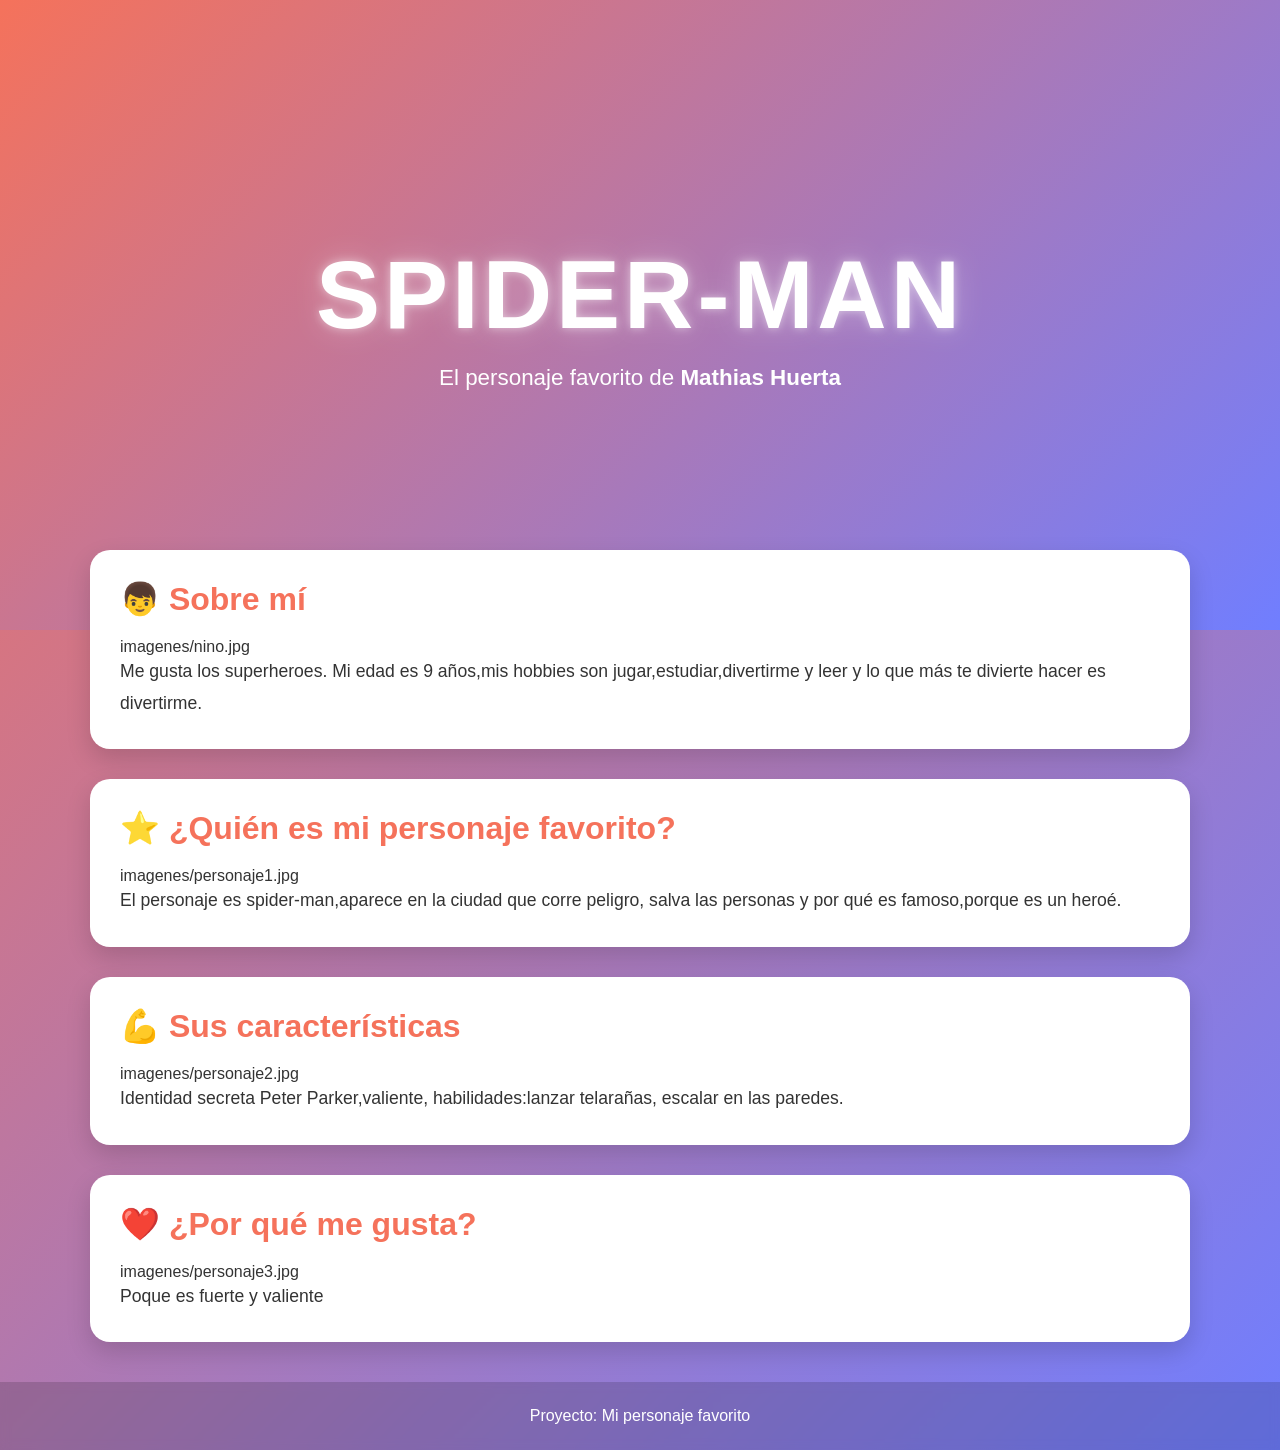
<file: docs/personajeFavorito/index.html>
<!DOCTYPE html>
<html lang="es">

<head>
    <meta charset="UTF-8">
    <meta name="viewport" content="width=device-width, initial-scale=1.0">
    <title>[Nombre del Personaje]</title>
    <link rel="stylesheet" href="style.css">
</head>

<body>

    <header class="hero">
        <div class="hero-content">
            <h1>Spider-man</h1>
            <p>El personaje favorito de <strong>Mathias Huerta</strong></p>
        </div>
    </header>

    <main>

        <section class="card">
            <h2>👦 Sobre mí</h2>
            imagenes/nino.jpg

            <p>
                Me gusta los superheroes.
                Mi edad es 9 años,mis hobbies son jugar,estudiar,divertirme y leer
                 y lo que más te divierte hacer es divertirme.
            </p>
        </section>

        <section class="card">
            <h2>⭐ ¿Quién es mi personaje favorito?</h2>
            imagenes/personaje1.jpg

            <p>
                El personaje es spider-man,aparece en la ciudad que corre peligro,
                salva las personas y por qué es famoso,porque es un heroé.
            </p>
        </section>

        <section class="card">
            <h2>💪 Sus características</h2>
            imagenes/personaje2.jpg

            <p>
                 Identidad secreta Peter Parker,valiente,
                habilidades:lanzar telarañas, escalar en las paredes.
            </p>
        </section>

        <section class="card">
            <h2>❤️ ¿Por qué me gusta?</h2>
            imagenes/personaje3.jpg

            <p>
                Poque es fuerte y valiente
            </p>
        </section>

    </main>

    <footer>
        <p>Proyecto: Mi personaje favorito</p>
    </footer>

</body>

</html>
</file>
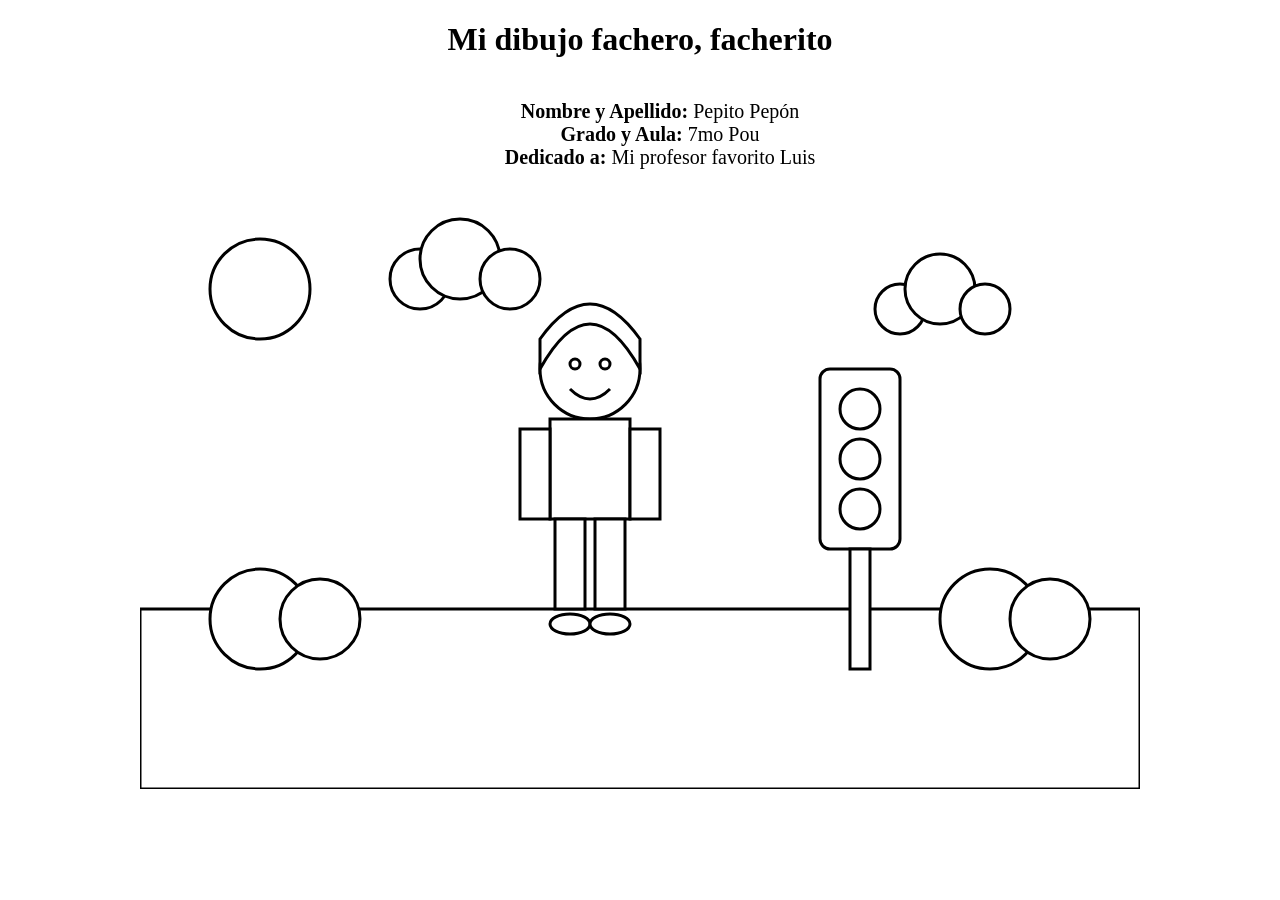
<file: docs/semaforoRGB/index.html>
<!DOCTYPE html>
<html lang="es">
<head>
    <meta charset="UTF-8">
    <title>Dibujo para colorear</title>
    <link rel="stylesheet" href="estilos.css">
</head>
<body>
<h1>Mi dibujo fachero, facherito</h1>
<ul>
  <li><strong>Nombre y Apellido:</strong> Pepito Pepón</li>
  <li><strong>Grado y Aula:</strong> 7mo Pou</li>
  <li><strong>Dedicado a:</strong> Mi profesor favorito Luis</li>
</ul>
<svg viewBox="0 0 1000 600" class="dibujo cielo">

    <!-- Sol -->
    <circle class="sol" cx="120" cy="100" r="50"/>

    <!-- Nubes -->
    <g class="nube">
        <circle class="nube-cuerpo" cx="280" cy="90" r="30"/>
        <circle class="nube-cuerpo" cx="320" cy="70" r="40"/>
        <circle class="nube-cuerpo" cx="370" cy="90" r="30"/>
    </g>

    <g class="nube">
        <circle class="nube-cuerpo" cx="760" cy="120" r="25"/>
        <circle class="nube-cuerpo" cx="800" cy="100" r="35"/>
        <circle class="nube-cuerpo" cx="845" cy="120" r="25"/>
    </g>

    <!-- Césped -->
    <rect class="cesped" x="0" y="420" width="1000" height="180"/>

    <!-- Arbustos -->
    <circle class="arbusto" cx="120" cy="430" r="50"/>
    <circle class="arbusto" cx="180" cy="430" r="40"/>

    <circle class="arbusto" cx="850" cy="430" r="50"/>
    <circle class="arbusto" cx="910" cy="430" r="40"/>

    <!-- Semáforo -->
    <g class="semaforo">

        <rect class="cuerpo-semaforo"
              x="680"
              y="180"
              width="80"
              height="180"
              rx="10"/>

        <circle class="luz-roja"
                cx="720"
                cy="220"
                r="20"/>

        <circle class="luz-amarilla"
                cx="720"
                cy="270"
                r="20"/>

        <circle class="luz-verde"
                cx="720"
                cy="320"
                r="20"/>

        <rect class="palo-semaforo"
              x="710"
              y="360"
              width="20"
              height="120"/>

    </g>

    <!-- Persona -->

    <!-- Cabeza -->
    <circle class="piel"
            cx="450"
            cy="180"
            r="50"/>

    <!-- Cabello -->
    <path class="cabello"
          d="M400 180
             Q450 90 500 180
             L500 150
             Q450 80 400 150 Z"/>

    <!-- Ojos -->
    <circle class="ojo"
            cx="435"
            cy="175"
            r="5"/>

    <circle class="ojo"
            cx="465"
            cy="175"
            r="5"/>

    <!-- Sonrisa -->
    <path class="boca"
          d="M430 200 Q450 220 470 200"/>

    <!-- Polo -->
    <rect class="polo"
          x="410"
          y="230"
          width="80"
          height="100"/>

    <!-- Brazos -->
    <rect class="piel"
          x="380"
          y="240"
          width="30"
          height="90"/>

    <rect class="piel"
          x="490"
          y="240"
          width="30"
          height="90"/>

    <!-- Pantalón -->
    <rect class="pantalon"
          x="415"
          y="330"
          width="30"
          height="90"/>

    <rect class="pantalon"
          x="455"
          y="330"
          width="30"
          height="90"/>

    <!-- Zapatos -->
    <ellipse class="zapato"
             cx="430"
             cy="435"
             rx="20"
             ry="10"/>

    <ellipse class="zapato"
             cx="470"
             cy="435"
             rx="20"
             ry="10"/>

</svg>

</body>
</html>
</file>
<file: docs/personajeFavorito/style.css>
/*======================================
  PALETA DE COLORES
======================================*/
:root {
    --color-primario: #f5725b;
    --color-secundario: #707eff;
}

/*======================================
  CONFIGURACIÓN GENERAL
======================================*/
* {
    margin: 0;
    padding: 0;
    box-sizing: border-box;
}

body {
    font-family: "Segoe UI", Arial, sans-serif;

    background: linear-gradient(
        135deg,
        var(--color-primario),
        var(--color-secundario)
    );

    min-height: 100vh;
    color: #333333;
}

/*======================================
  HERO
======================================*/
.hero {
    height: 70vh;

    display: flex;
    justify-content: center;
    align-items: center;

    text-align: center;

    background: linear-gradient(
        135deg,
        var(--color-primario),
        var(--color-secundario)
    );

    color: white;
}

.hero-content {
    animation: aparecer 1.5s ease;
}

.hero h1 {
    font-size: clamp(3rem, 8vw, 6rem);
    letter-spacing: 4px;
    text-transform: uppercase;

    text-shadow:
        0 0 10px rgba(255,255,255,.5),
        0 0 30px rgba(255,255,255,.3);

    animation: flotar 3s ease-in-out infinite;
}

.hero p {
    font-size: 1.4rem;
    margin-top: 15px;
}

/*======================================
  CONTENEDOR
======================================*/
main {
    width: 90%;
    max-width: 1100px;

    margin: -80px auto 40px;
}

/*======================================
  TARJETAS
======================================*/
.card {
    background: white;

    margin-bottom: 30px;
    padding: 30px;

    border-radius: 20px;

    box-shadow: 0 10px 25px rgba(0,0,0,.15);

    transition: .3s;
}

.card:hover {
    transform: translateY(-8px);
}

.card h2 {
    color: var(--color-primario);
    margin-bottom: 20px;
    font-size: 2rem;
}

.card img {
    width: 100%;
    max-width: 450px;

    display: block;
    margin: 20px auto;

    border-radius: 15px;

    transition: .4s;
}

.card img:hover {
    transform: scale(1.05);
}

.card p {
    font-size: 1.1rem;
    line-height: 1.8;
}

/*======================================
  FOOTER
======================================*/
footer {
    text-align: center;

    padding: 25px;

    color: white;

    background: rgba(0,0,0,.15);

    backdrop-filter: blur(5px);
}

/*======================================
  ANIMACIONES
======================================*/
@keyframes aparecer {
    from {
        opacity: 0;
        transform: translateY(40px);
    }

    to {
        opacity: 1;
        transform: translateY(0);
    }
}

@keyframes flotar {
    0% {
        transform: translateY(0);
    }

    50% {
        transform: translateY(-10px);
    }

    100% {
        transform: translateY(0);
    }
}

/*======================================
  RESPONSIVE
======================================*/
@media (max-width: 768px) {

    .hero {
        height: 55vh;
    }

    .hero p {
        font-size: 1rem;
    }

    .card {
        padding: 20px;
    }

    .card h2 {
        font-size: 1.5rem;
    }
}
</file>
<file: docs/semaforoRGB/estilos.css>
body{
    margin:0;
    display:flex;
    justify-content:center;
    background:white;
    flex-direction: column;
    align-items: center;

}
h1 {
  text-align: center;
}
ul {
  list-style-type: none;
  display: flex;
  flex-direction: column;
  align-items: center;
  font-size: 20px;
}
.dibujo{
    width:1000px;
}

.cielo,
.sol,
.nube-cuerpo,
.cesped,
.arbusto,
.cuerpo-semaforo,
.luz-roja,
.luz-amarilla,
.luz-verde,
.palo-semaforo,
.piel,
.cabello,
.ojo,
.polo,
.pantalon,
.zapato{
    fill:white;
    stroke:black;
    stroke-width:3;
}
</file>
